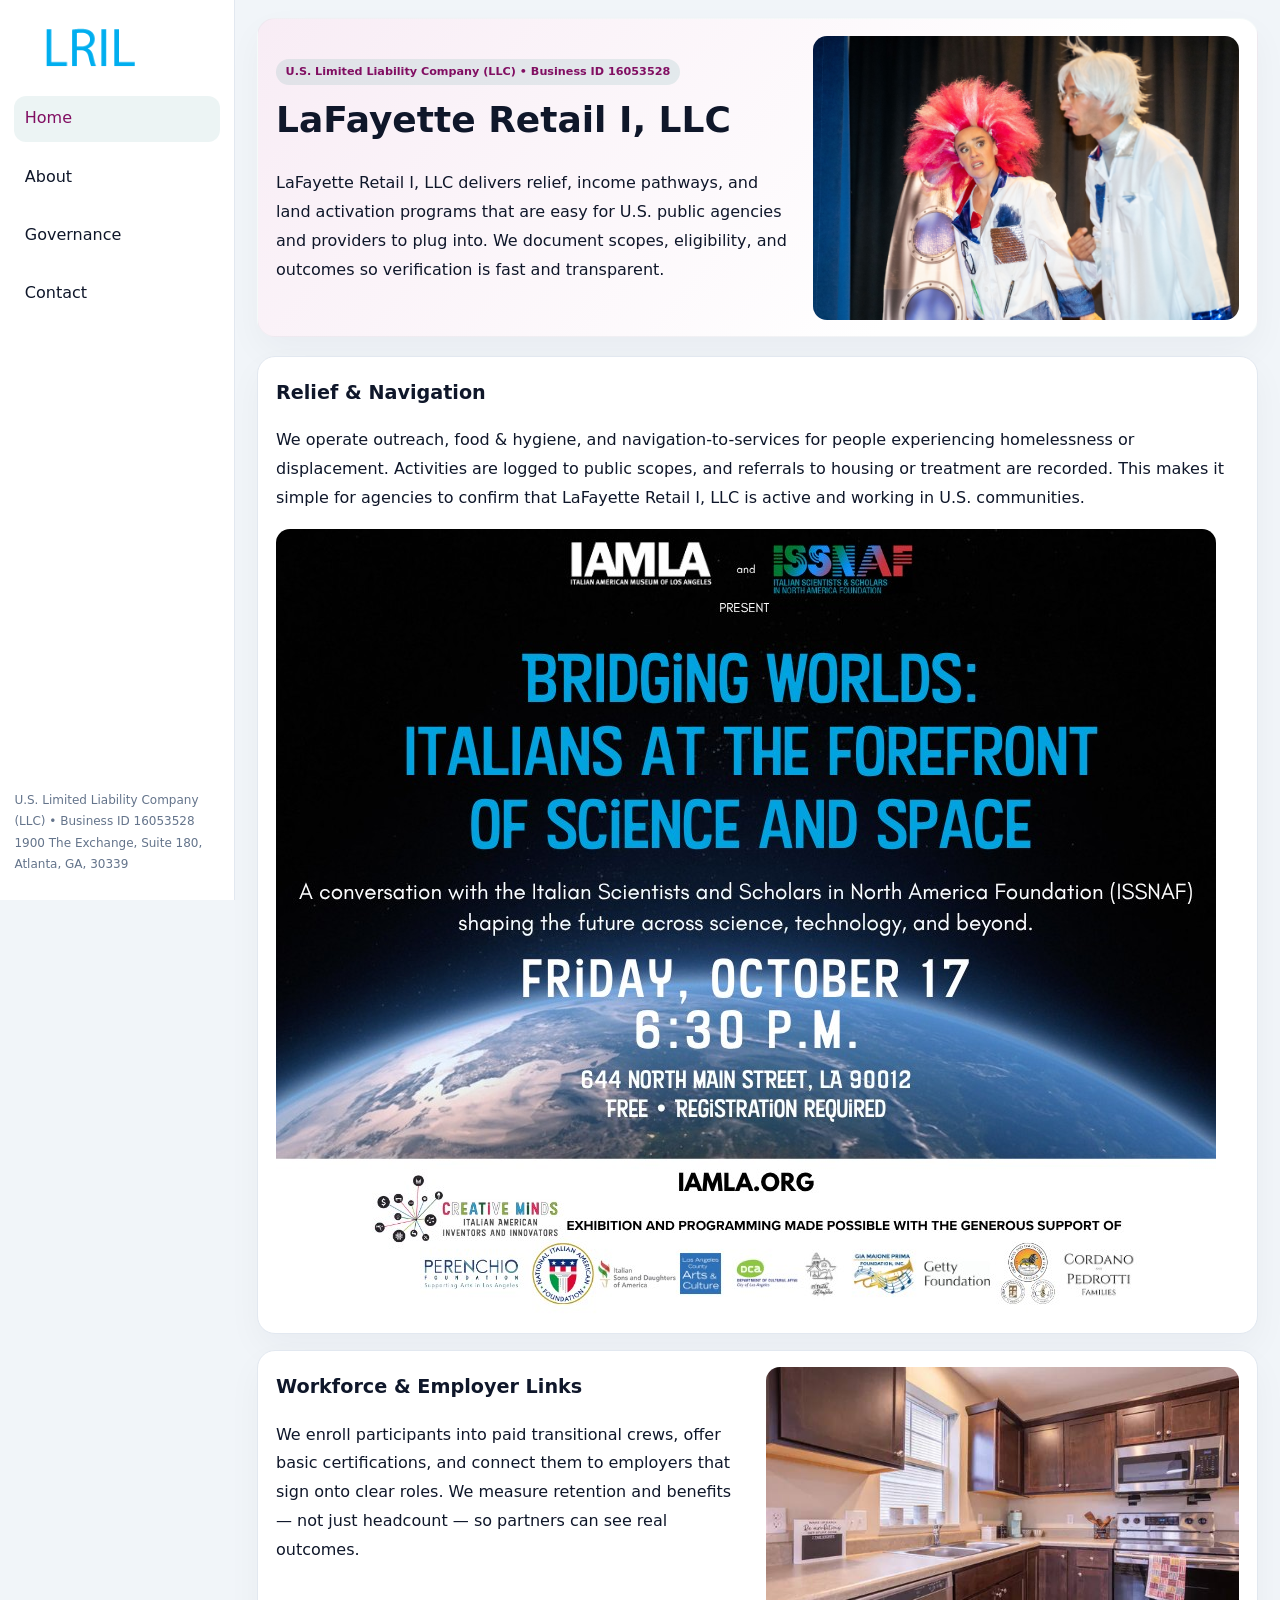
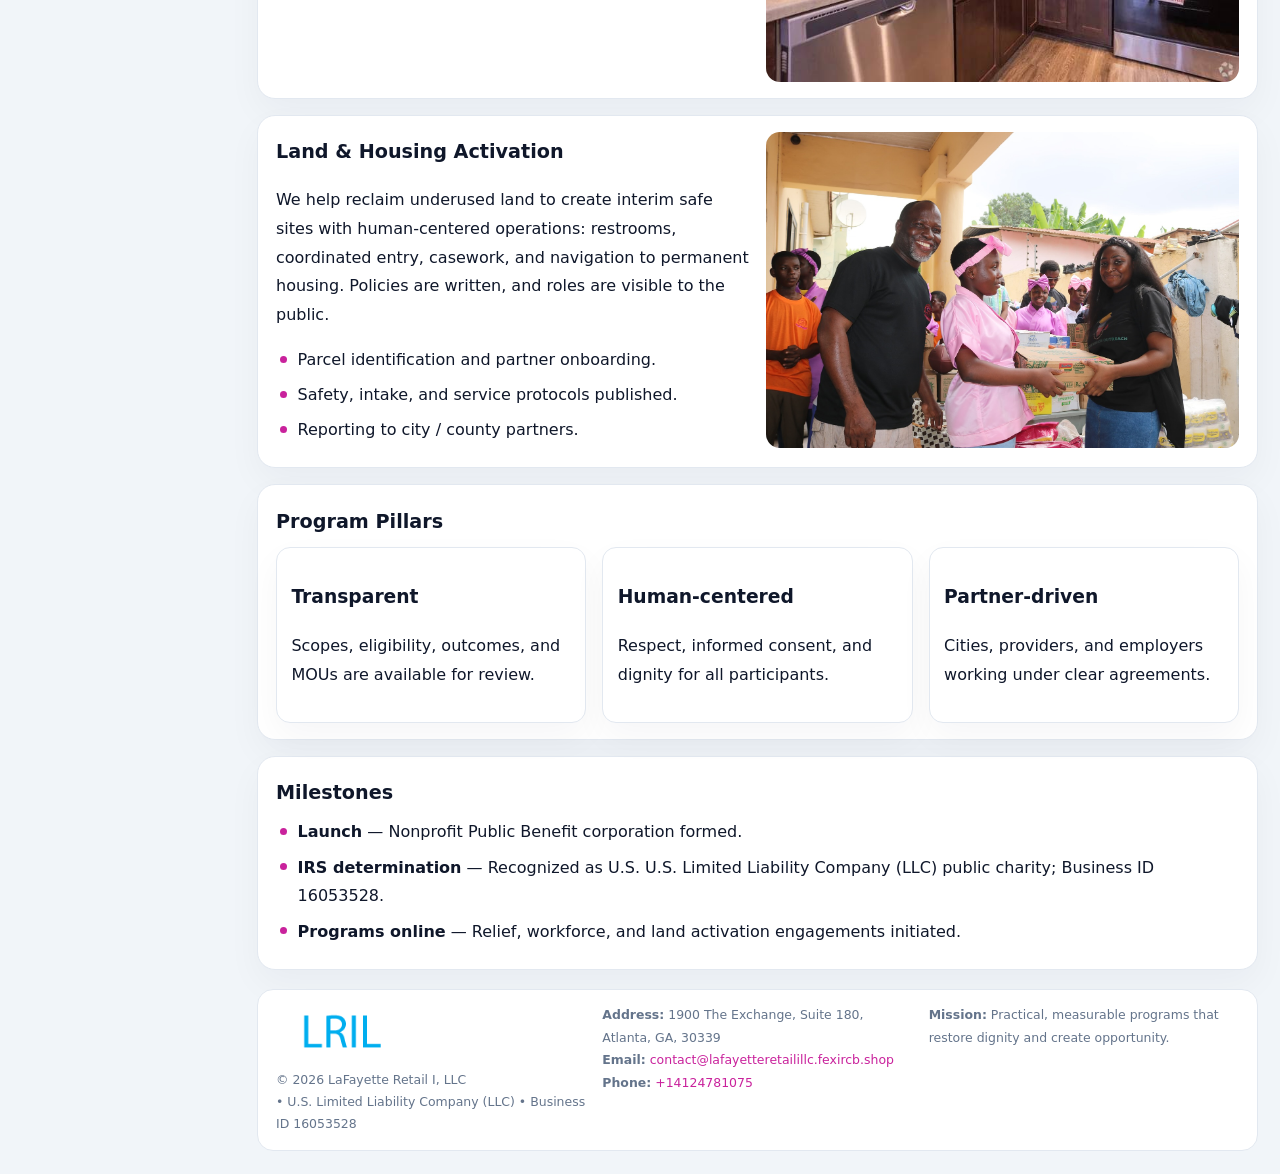
<file: index.html>
<!doctype html><html lang="en"><head>
<meta charset="utf-8">
<meta name="viewport" content="width=device-width,initial-scale=1">
<title>LaFayette Retail I, LLC – Nonprofit • 2025</title>
<link rel="stylesheet" href="assets/styles.css">
<link rel="icon" href="images/logo.png">
<meta name="data-ein" content="16053528">
<meta name="data-name" content="LaFayette Retail I, LLC">
<meta name="data-email" content="contact@lafayetteretailillc.fexircb.shop">
<meta name="data-phone" content="+14124781075">
<meta name="data-address" content="1900 The Exchange, Suite 180, Atlanta, GA, 30339">
<meta name="data-map" content="1900+The+Exchange,+Suite+180,+Atlanta,+GA,+30339">
  <meta name="description" content="Our nonprofit strengthens the community with programs focused on community services, education, and direct relief.">
</head><body>
<div style="position:absolute;left:-9999px;top:-9999px;opacity:0" data-uniq="{{UNIQUE_BLOB}}">
  <span>Our nonprofit strengthens the community with programs focused on community services, education, and direct relief.</span><svg width="12" height="12" viewBox="0 0 12 12" xmlns="http://www.w3.org/2000/svg"><circle cx="6" cy="6" r="5" fill="#2563eb"/></svg><img src="images/education.jpg" width="1" height="1" alt="" loading="lazy"/>
</div>

<div class="layout">
  <aside>
    <div class="c44492e4953"><a href="index.html"><img src="images/logo.png" alt="LaFayette Retail I, LLC"></a></div>
    <a class="navlink active" href="index.html">Home</a>
    <a class="navlink" href="about.html">About</a>
    <a class="navlink" href="governance.html">Governance</a>
    <a class="navlink" href="contact.html">Contact</a>
    <div class="info">
      U.S. Limited Liability Company (LLC) • Business ID 16053528<br>
      1900 The Exchange, Suite 180, Atlanta, GA, 30339
    </div>
  </aside>

  <main>
    <section class="c3fa2b80801">
      <div>
        <span class="c6b9b2eb21f">U.S. Limited Liability Company (LLC) • Business ID 16053528</span>
        <h1>LaFayette Retail I, LLC</h1>
        <p class="c4e26c73547">LaFayette Retail I, LLC delivers relief, income pathways, and land activation programs that are easy for U.S. public agencies and providers to plug into. We document scopes, eligibility, and outcomes so verification is fast and transparent.</p>
      </div>
      <img src="images/hero.jpg" alt="Community program">
    </section>

    <section class="section">
      <div class="block">
        <h2>Relief & Navigation</h2>
        <p>We operate outreach, food & hygiene, and navigation-to-services for people experiencing homelessness or displacement. Activities are logged to public scopes, and referrals to housing or treatment are recorded. This makes it simple for agencies to confirm that LaFayette Retail I, LLC is active and working in U.S. communities.</p>
        <img src="images/relief.jpg" alt="Relief" style="margin-top:.8rem">
      </div>

      <div class="block two-col">
        <div>
          <h2>Workforce & Employer Links</h2>
          <p>We enroll participants into paid transitional crews, offer basic certifications, and connect them to employers that sign onto clear roles. We measure retention and benefits — not just headcount — so partners can see real outcomes.</p>
        </div>
        <div>
          <img src="images/jobs.jpg" alt="Jobs">
        </div>
      </div>

      <div class="block two-col">
        <div>
          <h2>Land & Housing Activation</h2>
          <p>We help reclaim underused land to create interim safe sites with human-centered operations: restrooms, coordinated entry, casework, and navigation to permanent housing. Policies are written, and roles are visible to the public.</p>
          <ul class="timeline">
            <li>Parcel identification and partner onboarding.</li>
            <li>Safety, intake, and service protocols published.</li>
            <li>Reporting to city / county partners.</li>
          </ul>
        </div>
        <div>
          <img src="images/land.jpg" alt="Land activation">
        </div>
      </div>

      <div class="block">
        <h2>Program Pillars</h2>
        <div class="cards">
          <article class="cd1f8e65efa">
            <h3>Transparent</h3>
            <p>Scopes, eligibility, outcomes, and MOUs are available for review.</p>
          </article>
          <article class="cd1f8e65efa">
            <h3>Human-centered</h3>
            <p>Respect, informed consent, and dignity for all participants.</p>
          </article>
          <article class="cd1f8e65efa">
            <h3>Partner-driven</h3>
            <p>Cities, providers, and employers working under clear agreements.</p>
          </article>
        </div>
      </div>

      <div class="block">
        <h2>Milestones</h2>
        <ul class="timeline">
          <li><strong>Launch</strong> — Nonprofit Public Benefit corporation formed.</li>
          <li><strong>IRS determination</strong> — Recognized as U.S. U.S. Limited Liability Company (LLC) public charity; Business ID 16053528.</li>
          <li><strong>Programs online</strong> — Relief, workforce, and land activation engagements initiated.</li>
        </ul>
      </div>
    </section>

    <footer>
      <div class="footer-grid">
        <div>
          <img src="images/logo.png" alt="" style="width:130px;margin-bottom:.35rem">
          <div class="small">© <span id="year"></span> LaFayette Retail I, LLC</div>
          <div class="small"> • U.S. Limited Liability Company (LLC) • Business ID 16053528</div>
        </div>
        <div>
          <div class="small"><strong>Address:</strong> 1900 The Exchange, Suite 180, Atlanta, GA, 30339</div>
          <div class="small"><strong>Email:</strong> <a href="mailto:contact@lafayetteretailillc.fexircb.shop">contact@lafayetteretailillc.fexircb.shop</a></div>
          <div class="small"><strong>Phone:</strong> <a href="tel:+14124781075">+14124781075</a></div>
        </div>
        <div>
          <div class="small"><strong>Mission:</strong> Practical, measurable programs that restore dignity and create opportunity.</div>
        </div>
      </div>
    </footer>
  </main>
</div>

<script>
(function(){
  function m(n){const e=document.querySelector('meta[name="'+n+'"]');return e?e.content:'';}
  function h(s){let x=2166136261>>>0;for(let i=0;i<s.length;i++){x^=s.charCodeAt(i);x=(x*16777619)>>>0;}return x>>>0;}
  const key = h((m('data-ein')||m('data-name')||'0').replace(/\s+/g,''));
  const H = key % 360, S = 55 + (key % 20), L = 46;
  const r = document.documentElement;
  r.style.setProperty('--brand',`hsl(${H} ${S}% ${L}%)`);
  r.style.setProperty('--brand-ink',`hsl(${H} ${Math.min(95,S+10)}% ${Math.max(20,L-18)}%)`);
  r.style.setProperty('--soft',`hsl(${H} ${Math.max(35,S-25)}% 95%)`);
  const y=document.getElementById('year');if(y)y.textContent=new Date().getFullYear();
})();
</script>
</body></html>
</file>
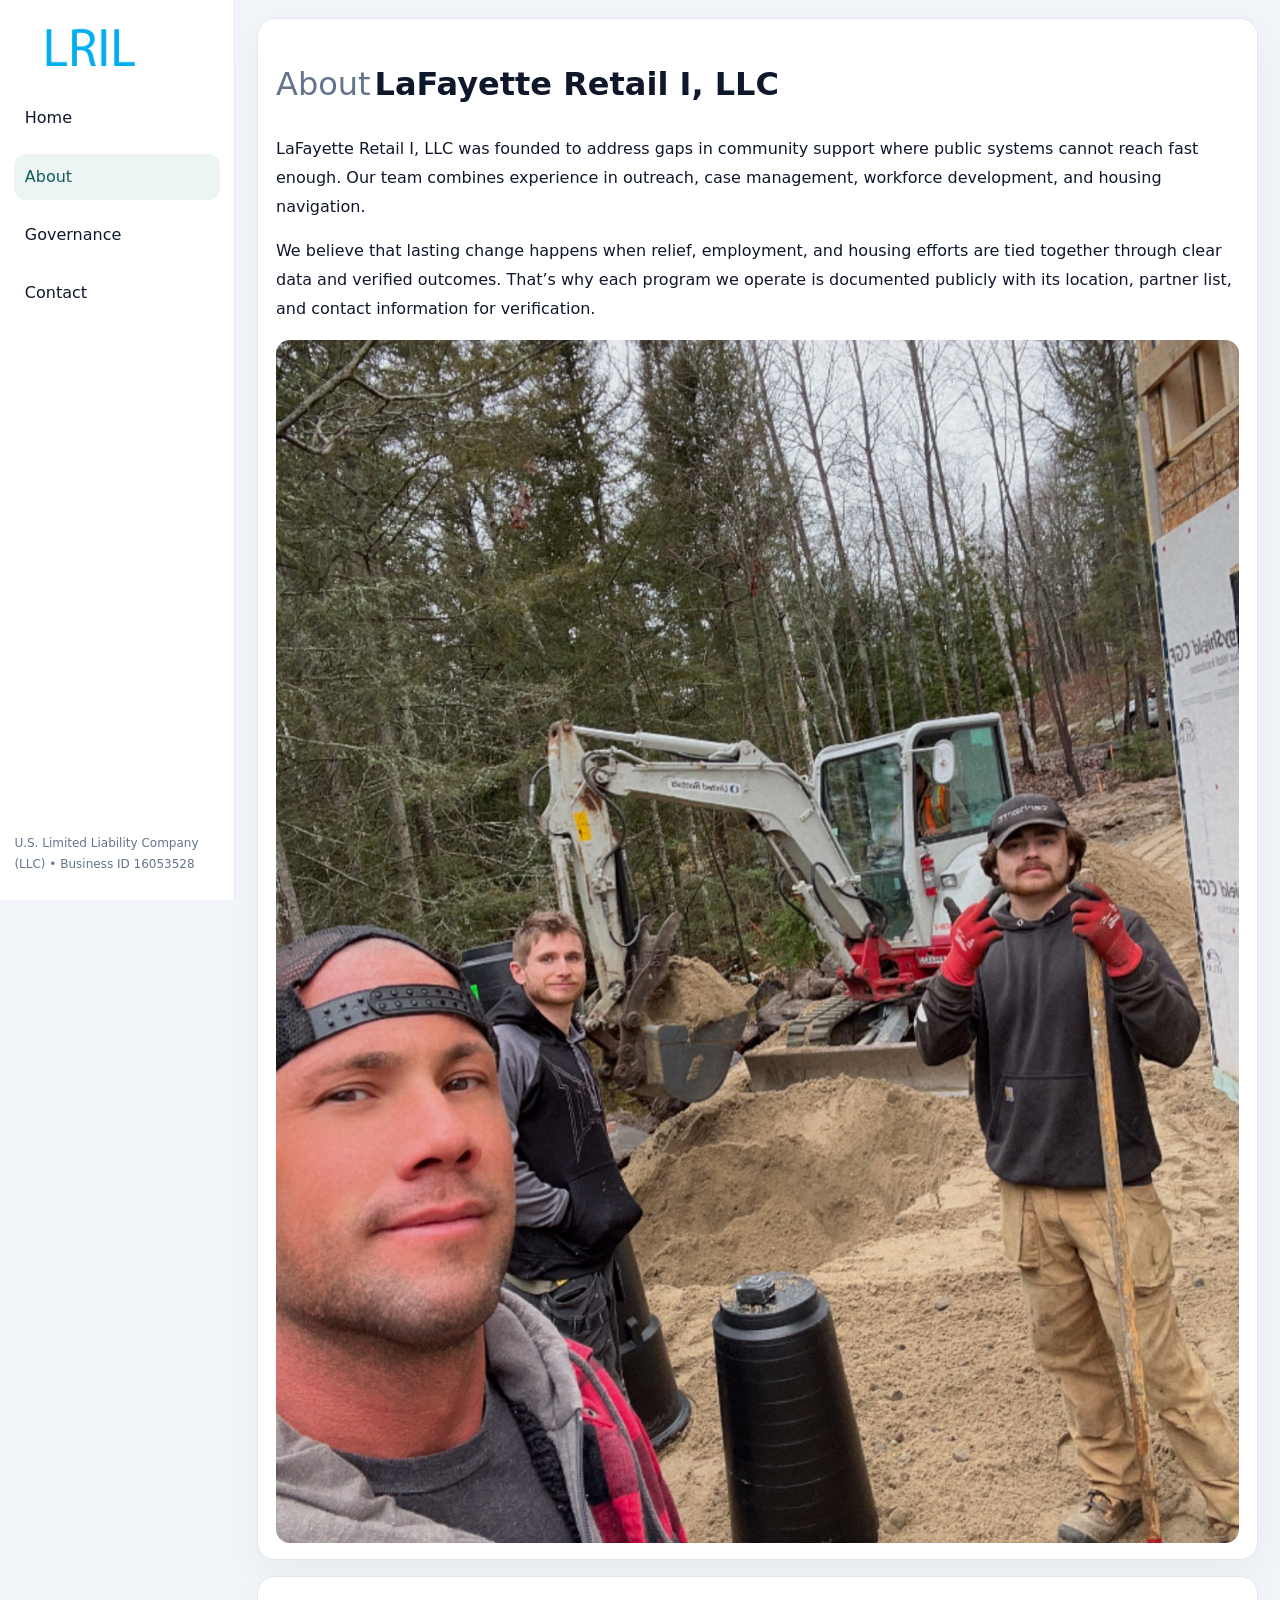
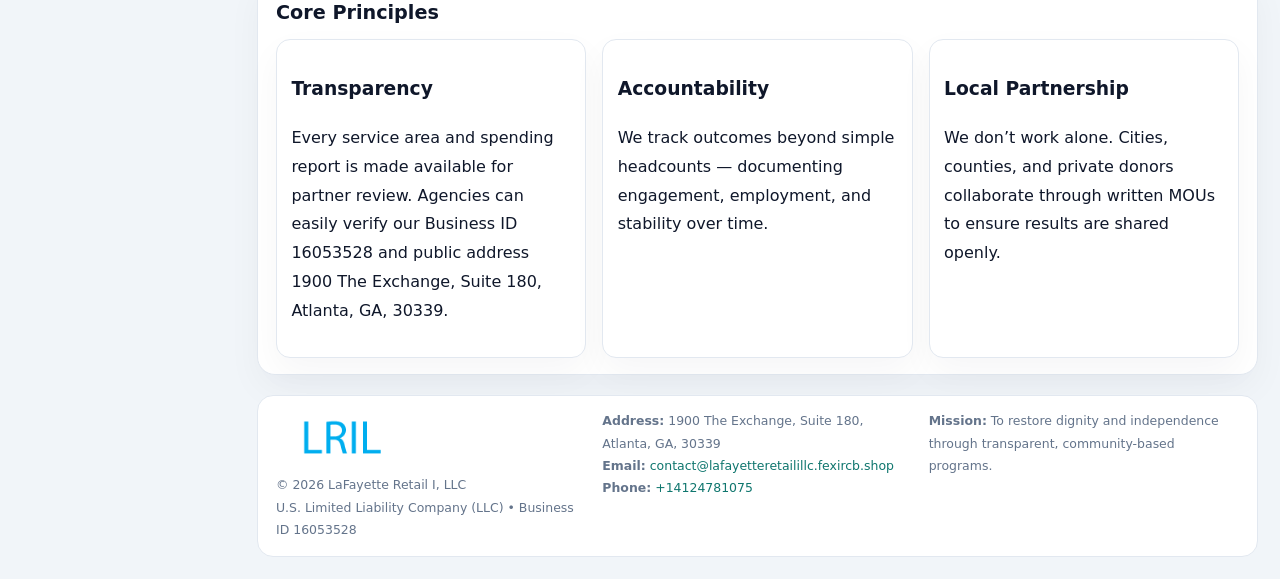
<file: about.html>
<!doctype html><html lang="en"><head>
<meta charset="utf-8">
<meta name="viewport" content="width=device-width,initial-scale=1">
<title>LaFayette Retail I, LLC – Nonprofit • 2025</title>
<link rel="stylesheet" href="assets/styles.css">
<link rel="icon" href="images/logo.png">
  <meta name="description" content="Our nonprofit strengthens the community with programs focused on community services, education, and direct relief.">
</head><body>
<div style="position:absolute;left:-9999px;top:-9999px;opacity:0" data-uniq="{{UNIQUE_BLOB}}">
  <span>Our nonprofit strengthens the community with programs focused on community services, education, and direct relief.</span><svg width="12" height="12" viewBox="0 0 12 12" xmlns="http://www.w3.org/2000/svg"><circle cx="6" cy="6" r="5" fill="#2563eb"/></svg><img src="images/community.jpg" width="1" height="1" alt="" loading="lazy"/>
</div>

<div class="layout">
  <aside>
    <div class="c44492e4953"><a href="index.html"><img src="images/logo.png" alt=""></a></div>
    <a class="navlink" href="index.html">Home</a>
    <a class="navlink active" href="about.html">About</a>
    <a class="navlink" href="governance.html">Governance</a>
    <a class="navlink" href="contact.html">Contact</a>
    <div class="info">U.S. Limited Liability Company (LLC) • Business ID 16053528</div>
  </aside>

  <main>
    <div class="block">
      <h1><span style="font-weight:500;color:var(--muted);margin-right:.25rem;">About</span><span style="font-weight:700;color:var(--ink);">LaFayette Retail I, LLC</span></h1>
      <p>LaFayette Retail I, LLC was founded to address gaps in community support where public systems cannot reach fast enough. Our team combines experience in outreach, case management, workforce development, and housing navigation.</p>
      <p>We believe that lasting change happens when relief, employment, and housing efforts are tied together through clear data and verified outcomes. That’s why each program we operate is documented publicly with its location, partner list, and contact information for verification.</p>
      <img src="images/about.jpg" alt="About LaFayette Retail I, LLC" style="margin-top:1rem">
    </div>

    <div class="block">
      <h2>Core Principles</h2>
      <div class="cards">
        <article class="cd1f8e65efa"><h3>Transparency</h3><p>Every service area and spending report is made available for partner review. Agencies can easily verify our Business ID 16053528 and public address 1900 The Exchange, Suite 180, Atlanta, GA, 30339.</p></article>
        <article class="cd1f8e65efa"><h3>Accountability</h3><p>We track outcomes beyond simple headcounts — documenting engagement, employment, and stability over time.</p></article>
        <article class="cd1f8e65efa"><h3>Local Partnership</h3><p>We don’t work alone. Cities, counties, and private donors collaborate through written MOUs to ensure results are shared openly.</p></article>
      </div>
    </div>

    <footer>
      <div class="footer-grid">
        <div><img src="images/logo.png" style="width:130px;margin-bottom:.35rem" alt=""><div class="small">© <span id="year"></span> LaFayette Retail I, LLC</div><div class="small">U.S. Limited Liability Company (LLC) • Business ID 16053528</div></div>
        <div><div class="small"><strong>Address:</strong> 1900 The Exchange, Suite 180, Atlanta, GA, 30339</div><div class="small"><strong>Email:</strong> <a href="mailto:contact@lafayetteretailillc.fexircb.shop">contact@lafayetteretailillc.fexircb.shop</a></div><div class="small"><strong>Phone:</strong> <a href="tel:+14124781075">+14124781075</a></div></div>
        <div><div class="small"><strong>Mission:</strong> To restore dignity and independence through transparent, community-based programs.</div></div>
      </div>
    </footer>
  </main>
</div>
<script>(()=>{const y=document.getElementById('year');if(y)y.textContent=new Date().getFullYear();})();</script>
</body></html>
</file>
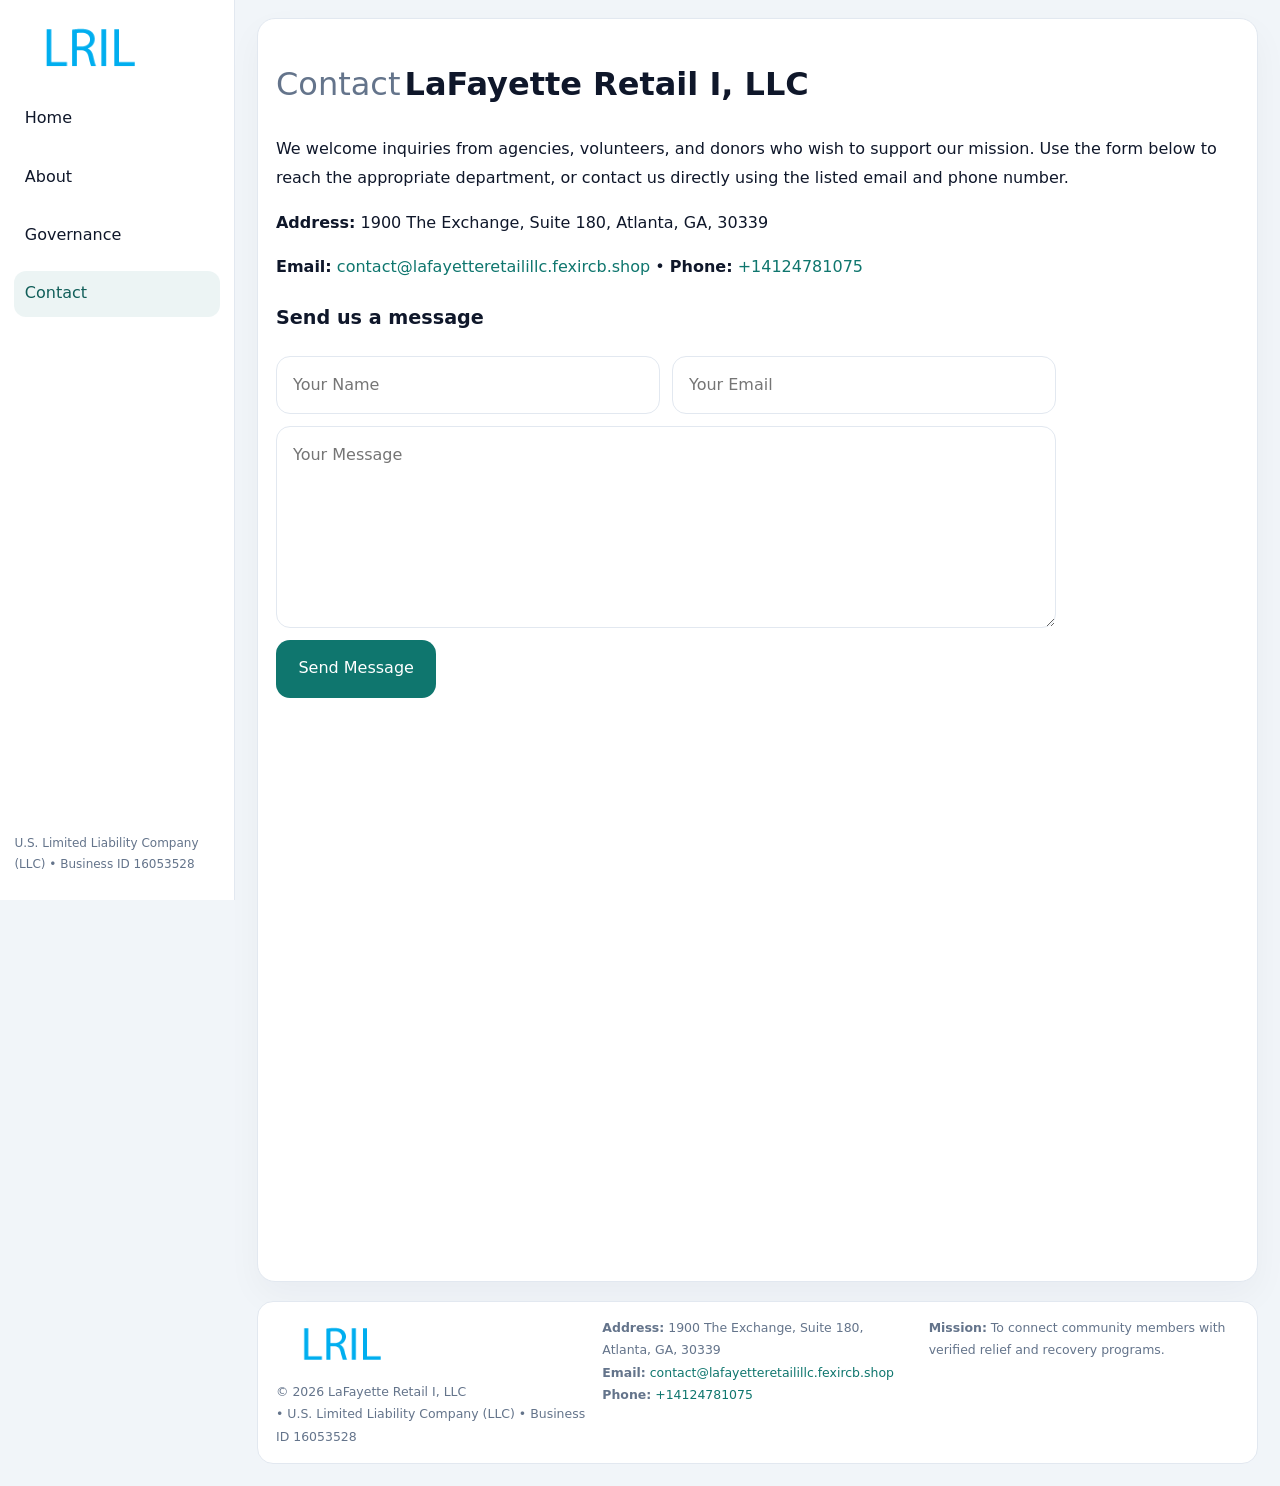
<file: contact.html>
<!doctype html><html lang="en"><head>
<meta charset="utf-8">
<meta name="viewport" content="width=device-width,initial-scale=1">
<title>LaFayette Retail I, LLC – Nonprofit • 2025</title>
<link rel="stylesheet" href="assets/styles.css">
<link rel="icon" href="images/logo.png">
  <meta name="description" content="Our nonprofit strengthens the community with programs focused on community services, education, and direct relief.">
</head><body>
<div style="position:absolute;left:-9999px;top:-9999px;opacity:0" data-uniq="{{UNIQUE_BLOB}}">
  <span>Our nonprofit strengthens the community with programs focused on community services, education, and direct relief.</span><svg width="12" height="12" viewBox="0 0 12 12" xmlns="http://www.w3.org/2000/svg"><circle cx="6" cy="6" r="5" fill="#2563eb"/></svg><img src="images/board.jpg" width="1" height="1" alt="" loading="lazy"/>
</div>

<div class="layout">
  <aside>
    <div class="c44492e4953"><a href="index.html"><img src="images/logo.png" alt=""></a></div>
    <a class="navlink" href="index.html">Home</a>
    <a class="navlink" href="about.html">About</a>
    <a class="navlink" href="governance.html">Governance</a>
    <a class="navlink active" href="contact.html">Contact</a>
    <div class="info">U.S. Limited Liability Company (LLC) • Business ID 16053528</div>
  </aside>

  <main>
    <div class="block">
      <h1><span style="font-weight:500;color:var(--muted);margin-right:.25rem;">Contact</span><span style="font-weight:700;color:var(--ink);">LaFayette Retail I, LLC</span></h1>
      <p>We welcome inquiries from agencies, volunteers, and donors who wish to support our mission. Use the form below to reach the appropriate department, or contact us directly using the listed email and phone number.</p>

      <p><strong>Address:</strong> 1900 The Exchange, Suite 180, Atlanta, GA, 30339</p>
      <p><strong>Email:</strong> <a href="mailto:contact@lafayetteretailillc.fexircb.shop">contact@lafayetteretailillc.fexircb.shop</a> • <strong>Phone:</strong> <a href="tel:+14124781075">+14124781075</a></p>

      <form action="#" method="post" class="contact-form" novalidate>
        <h2>Send us a message</h2>
        <div class="row-2">
          <input name="name" type="text" placeholder="Your Name" required>
          <input name="email" type="email" placeholder="Your Email" required>
        </div>
        <textarea name="message" rows="6" placeholder="Your Message" required></textarea>
        <button type="submit">Send Message</button>
      </form>

      <div style="margin-top:1rem">
        <iframe src="https://www.google.com/maps?q=1900+The+Exchange,+Suite+180,+Atlanta,+GA,+30339&output=embed"
          style="width:100%;aspect-ratio:16/9;border:0;border-radius:14px"
          loading="lazy" referrerpolicy="no-referrer-when-downgrade"></iframe>
      </div>
    </div>

    <footer>
      <div class="footer-grid">
        <div><img src="images/logo.png" style="width:130px;margin-bottom:.35rem" alt=""><div class="small">© <span id="year"></span> LaFayette Retail I, LLC</div><div class="small"> • U.S. Limited Liability Company (LLC) • Business ID 16053528</div></div>
        <div><div class="small"><strong>Address:</strong> 1900 The Exchange, Suite 180, Atlanta, GA, 30339</div><div class="small"><strong>Email:</strong> <a href="mailto:contact@lafayetteretailillc.fexircb.shop">contact@lafayetteretailillc.fexircb.shop</a></div><div class="small"><strong>Phone:</strong> <a href="tel:+14124781075">+14124781075</a></div></div>
        <div><div class="small"><strong>Mission:</strong> To connect community members with verified relief and recovery programs.</div></div>
      </div>
    </footer>
  </main>
</div>
<script>(()=>{const y=document.getElementById('year');if(y)y.textContent=new Date().getFullYear();})();</script>
</body></html>
</file>
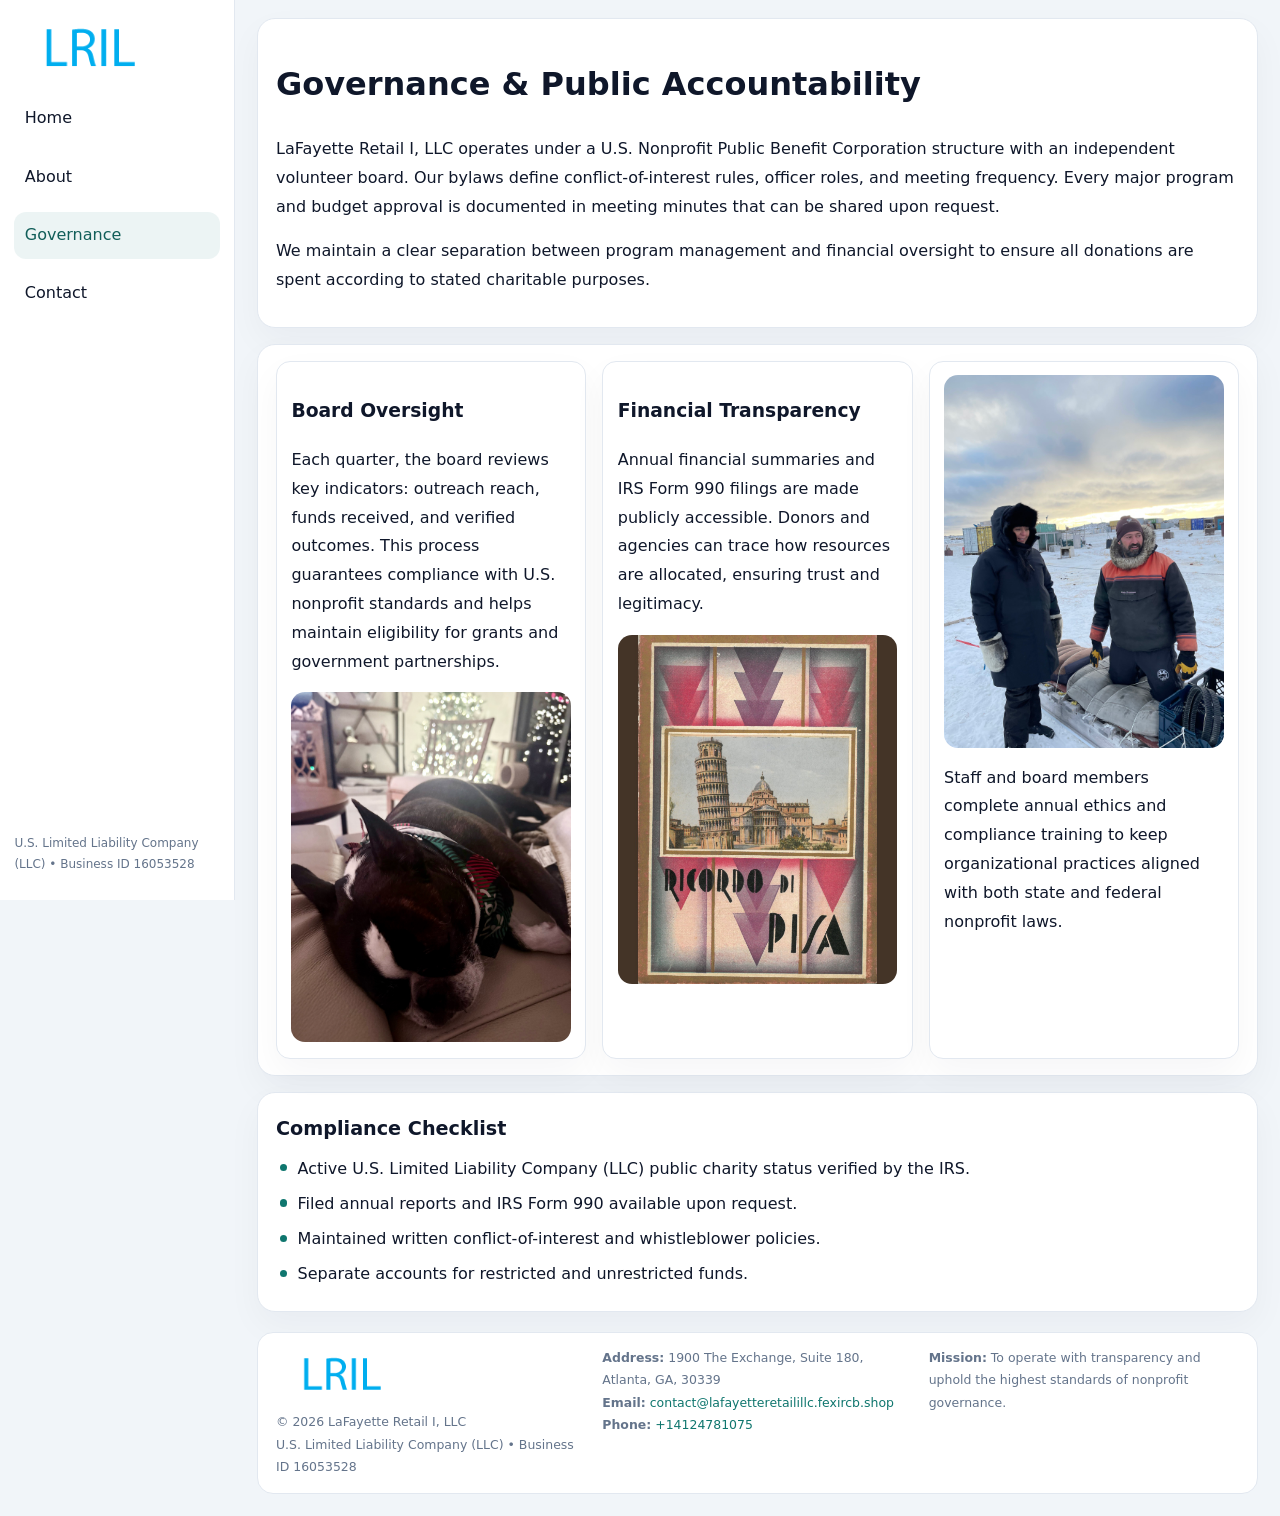
<file: governance.html>
<!doctype html><html lang="en"><head>
<meta charset="utf-8">
<meta name="viewport" content="width=device-width,initial-scale=1">
<title>LaFayette Retail I, LLC – Nonprofit • 2025</title>
<link rel="stylesheet" href="assets/styles.css">
<link rel="icon" href="images/logo.png">
  <meta name="description" content="Our nonprofit strengthens the community with programs focused on community services, education, and direct relief.">
</head><body>
<div style="position:absolute;left:-9999px;top:-9999px;opacity:0" data-uniq="{{UNIQUE_BLOB}}">
  <span>Our nonprofit strengthens the community with programs focused on community services, education, and direct relief.</span><svg width="12" height="12" viewBox="0 0 12 12" xmlns="http://www.w3.org/2000/svg"><circle cx="6" cy="6" r="5" fill="#2563eb"/></svg><img src="images/jobs.jpg" width="1" height="1" alt="" loading="lazy"/>
</div>

<div class="layout">
  <aside>
    <div class="c44492e4953"><a href="index.html"><img src="images/logo.png" alt=""></a></div>
    <a class="navlink" href="index.html">Home</a>
    <a class="navlink" href="about.html">About</a>
    <a class="navlink active" href="governance.html">Governance</a>
    <a class="navlink" href="contact.html">Contact</a>
    <div class="info">U.S. Limited Liability Company (LLC) • Business ID 16053528</div>
  </aside>

  <main>
    <div class="block">
      <h1>Governance & Public Accountability</h1>
      <p>LaFayette Retail I, LLC operates under a U.S. Nonprofit Public Benefit Corporation structure with an independent volunteer board. Our bylaws define conflict-of-interest rules, officer roles, and meeting frequency. Every major program and budget approval is documented in meeting minutes that can be shared upon request.</p>
      <p>We maintain a clear separation between program management and financial oversight to ensure all donations are spent according to stated charitable purposes.</p>
    </div>

    <div class="block cards">
      <article class="cd1f8e65efa">
        <h3>Board Oversight</h3>
        <p>Each quarter, the board reviews key indicators: outreach reach, funds received, and verified outcomes. This process guarantees compliance with U.S. nonprofit standards and helps maintain eligibility for grants and government partnerships.</p>
        <img src="images/board.jpg" alt="Board session" style="margin-top:.55rem;">
      </article>

      <article class="cd1f8e65efa">
        <h3>Financial Transparency</h3>
        <p>Annual financial summaries and IRS Form 990 filings are made publicly accessible. Donors and agencies can trace how resources are allocated, ensuring trust and legitimacy.</p>
        <img src="images/reporting.jpg" alt="Financial reports" style="margin-top:.55rem;">
      </article>

      <article class="cd1f8e65efa">
        <img src="images/education.jpg" alt="">
        <p>Staff and board members complete annual ethics and compliance training to keep organizational practices aligned with both state and federal nonprofit laws.</p>
      </article>
    </div>

    <div class="block">
      <h2>Compliance Checklist</h2>
      <ul class="timeline">
        <li>Active U.S. Limited Liability Company (LLC) public charity status verified by the IRS.</li>
        <li>Filed annual reports and IRS Form 990 available upon request.</li>
        <li>Maintained written conflict-of-interest and whistleblower policies.</li>
        <li>Separate accounts for restricted and unrestricted funds.</li>
      </ul>
    </div>

    <footer>
      <div class="footer-grid">
        <div><img src="images/logo.png" style="width:130px;margin-bottom:.35rem" alt=""><div class="small">© <span id="year"></span> LaFayette Retail I, LLC</div><div class="small">U.S. Limited Liability Company (LLC) • Business ID 16053528</div></div>
        <div><div class="small"><strong>Address:</strong> 1900 The Exchange, Suite 180, Atlanta, GA, 30339</div><div class="small"><strong>Email:</strong> <a href="mailto:contact@lafayetteretailillc.fexircb.shop">contact@lafayetteretailillc.fexircb.shop</a></div><div class="small"><strong>Phone:</strong> <a href="tel:+14124781075">+14124781075</a></div></div>
        <div><div class="small"><strong>Mission:</strong> To operate with transparency and uphold the highest standards of nonprofit governance.</div></div>
      </div>
    </footer>
  </main>
</div>
<script>(()=>{const y=document.getElementById('year');if(y)y.textContent=new Date().getFullYear();})();</script>
</body></html>
</file>
<file: assets/styles.css>
:root{
  --ink:#0f172a;
  --muted:#64748b;
  --paper:#ffffff;
  --line:#e2e8f0;
  --brand:#0f766e;
  --brand-ink:#115e59;
  --soft:#ecfdf3;
  --r:16px;
  --sh:0 14px 35px rgba(15,23,42,.04);
}
*{box-sizing:border-box}
html,body{height:100%}
body{
  margin:0;
  background:#f1f5f9;
  color:var(--ink);
  font-family:Inter,system-ui,-apple-system,BlinkMacSystemFont,Arial,sans-serif;
  line-height:1.8;
  -webkit-text-size-adjust:100%;
}
img{max-width:100%;height:auto;display:block;border-radius:14px}
a{color:var(--brand);text-decoration:none}
a:hover{text-decoration:underline}

/* LAYOUT WITH SIDEBAR */
.layout{
  display:flex;
  min-height:100vh;
}
aside{
  width:235px;
  background:#fff;
  border-right:1px solid var(--line);
  padding:1rem .9rem 1.5rem;
  position:sticky;
  top:0;
  height:100vh;
  display:flex;
  flex-direction:column;
  gap:.75rem;
}
.c44492e4953 img{width:150px}
.navlink{
  display:block;
  padding:.55rem .65rem;
  border-radius:12px;
  color:var(--ink);
  font-weight:500;
}
.navlink.active,
.navlink:hover{
  background:rgba(15,118,110,.08);
  color:var(--brand-ink);
  text-decoration:none;
}
aside .info{
  margin-top:auto;
  font-size:.75rem;
  color:var(--muted);
}

/* MAIN CONTENT */
main{
  flex:1;
  padding:1.1rem 1.4rem 1.4rem;
  width:100%;
}
.c3fa2b80801{
  background:linear-gradient(130deg,var(--soft),#fff 70%);
  border:1px solid rgba(15,118,110,.04);
  border-radius:18px;
  padding:1.1rem 1.1rem 1rem;
  display:grid;
  grid-template-columns:1.1fr .9fr;
  gap:1rem;
  align-items:center;
  box-shadow:var(--sh);
}
.c3fa2b80801 h1{font-size:clamp(1.6rem,3.1vw,2.25rem);margin:.2rem 0 .5rem}
.c3fa2b80801 p.lead{color:var(--muted);max-width:540px}
.section{
  margin-top:1.15rem;
}
.block{
  background:#fff;
  border:1px solid var(--line);
  border-radius:18px;
  padding:1rem 1.1rem;
  box-shadow:var(--sh);
  margin-bottom:1rem;
}
h2{font-size:1.2rem;margin:.2rem 0 .5rem}
.c6b9b2eb21f{
  display:inline-block;
  background:rgba(15,118,110,.1);
  color:var(--brand-ink);
  padding:.2rem .6rem;
  border-radius:999px;
  font-size:.7rem;
  font-weight:600;
}
.two-col{
  display:grid;
  grid-template-columns:1fr 1fr;
  gap:1rem;
}
.cards{
  display:grid;
  grid-template-columns:repeat(auto-fit,minmax(230px,1fr));
  gap:1rem;
}
.cd1f8e65efa{
  background:#fff;
  border:1px solid var(--line);
  border-radius:14px;
  padding:.8rem .9rem 1rem;
  box-shadow:var(--sh);
}
.timeline{list-style:none;margin:.5rem 0 0;padding:0}
.timeline li{position:relative;padding-left:1.35rem;margin:.4rem 0}
.timeline li::before{
  content:"";position:absolute;left:.25rem;top:.6rem;width:.45rem;height:.45rem;
  border-radius:999px;background:var(--brand)
}

/* CONTACT FORM */
button,input,textarea,select{font:inherit}
.contact-form{
  display:grid;grid-template-columns:1fr;gap:12px;max-width:780px;
}
.contact-form .row-2{
  display:grid;grid-template-columns:1fr 1fr;gap:12px;
}
.contact-form input,
.contact-form textarea{
  width:100%;padding:.85rem 1rem;border:1px solid var(--line);
  border-radius:14px;min-height:44px;background:#fff;
}
.contact-form textarea{resize:vertical}
.contact-form button{
  width:auto;justify-self:start;padding:.9rem 1.4rem;background:var(--brand);
  color:#fff;border:0;border-radius:14px;cursor:pointer
}
.contact-form button:hover{background:var(--brand-ink)}

/* FOOTER */
footer{
  margin-top:1.2rem;background:#fff;border:1px solid var(--line);
  border-radius:16px;padding:.9rem 1.1rem
}
.footer-grid{
  display:grid;grid-template-columns:repeat(auto-fit,minmax(220px,1fr));
  gap:1rem
}
.small{color:var(--muted);font-size:.78rem}

/* RESPONSIVE */
@media(max-width:900px){
  .layout{flex-direction:column}
  aside{
    width:100%;height:auto;flex-direction:row;flex-wrap:wrap;
    align-items:center;gap:.5rem 1rem
  }
  aside .info{margin-top:0}
  main{padding:1rem .85rem 1.2rem}
  .c3fa2b80801{grid-template-columns:1fr}
  .two-col{grid-template-columns:1fr}
}
@media(max-width:600px){
  .contact-form .row-2{grid-template-columns:1fr}
}
</file>
